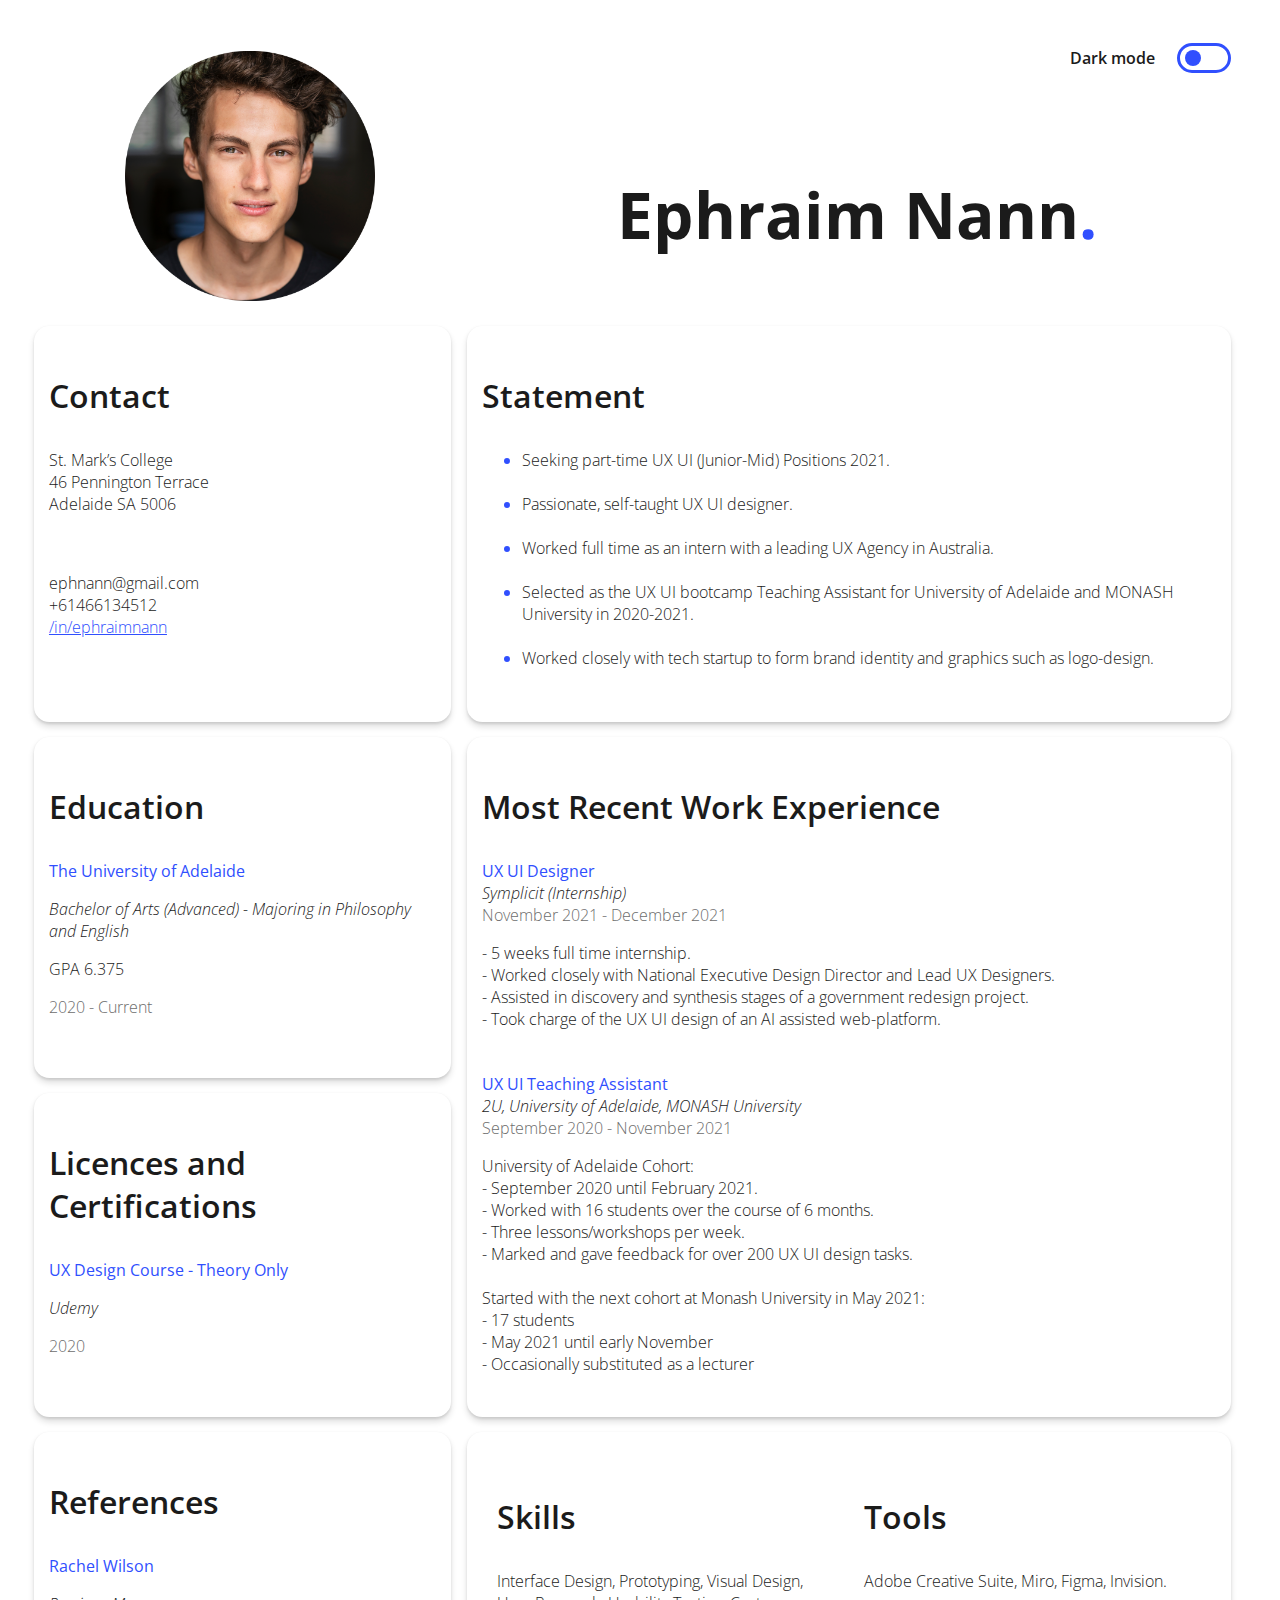
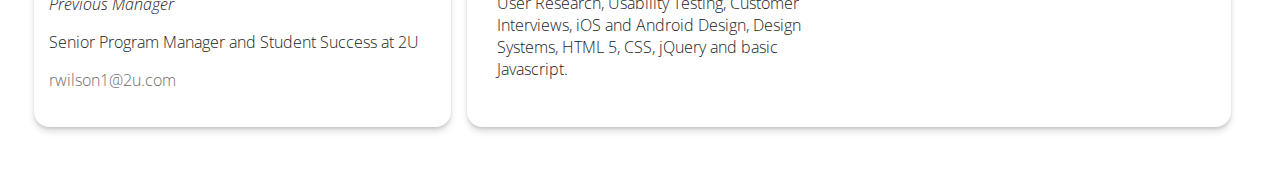
<file: index.html>
<!DOCTYPE html>
<html lang="en">

<head>
    <!-- Hi, this website was coded by Ephraim Nann to showcase his HTML CSS and Js skills. Attribution is required before copying. -->
    <meta charset="UTF-8">
    <meta http-equiv="X-UA-Compatible" content="IE=edge">
    <meta name="viewport" content="width=device-width, initial-scale=1.0">
    <link href="css/style.css" rel="stylesheet" type="text/css">
    <link href="css/colors.css" rel="stylesheet" type="text/css">
    <link href="css/elevation.css" rel="stylesheet" type="text/css">
    <link href="css/typography.css" rel="stylesheet" type="text/css">
    <link rel="preconnect" href="https://fonts.gstatic.com">
    <link href="https://fonts.googleapis.com/css2?family=Open+Sans:ital,wght@0,300;0,600;0,700;1,300&display=swap"
        rel="stylesheet">
    <title>Ephraim Nann CV</title>
</head>

<body>
    <img src="images/DesignCV.png" width="200px" height="auto" id="thumbnail">
    <div id="page">
        <div id="header">
            <div id="dark-mode">
                <h4>Dark mode</h4>
                <div class="theme-switcher">
                    <input type="checkbox" id="switcher">
                    <label for="switcher">Switch</label>
                </div>
            </div>
            <div class="spacer-5"></div>
            <div id="logo-type">
                <h1>Ephraim Nann<span class="clr-accent">.</span></h1>
            </div>
            <div class="spacer-2"></div>
        </div>
        <div id="profile-img">
        </div>
        <div id="contact" class="banner fill-neutral">
            <h3>Contact</h3>
            <p>St. Mark’s College <br>
                46 Pennington Terrace <br>
                Adelaide SA 5006
            </p>
            <div class="spacer-2"></div>
            <p>
                ephnann@gmail.com <br>
                +61466134512 <br>
                <a href="https://www.linkedin.com/in/ephraimnann/" target="_blank"
                    rel="noreferrer noopener">/in/ephraimnann</a>
            </p>
        </div>
        <div id="education" class="banner fill-neutral">
            <h3>Education</h3>
            <p class="clr-accent"><strong>The University of Adelaide</strong></p>
            <p><em>Bachelor of Arts (Advanced) - Majoring in Philosophy and English</em></p>
            <p>GPA 6.375</p>
            <p class="clr-p-light">2020 - Current</p>
        </div>
        <div id="licences" class="banner fill-neutral">
            <h3>Licences and Certifications</h3>
            <p class="clr-accent"><strong>UX Design Course - Theory Only</strong></p>
            <p><em>Udemy</em></p>
            <p class="clr-p-light">2020</p>
        </div>
        <div id="references" class="banner fill-neutral">
            <h3>References</h3>
            <p class="clr-accent"><strong>Rachel Wilson</strong></p>
            <p><em>Previous Manager</em></p>
            <p>Senior Program Manager and Student Success at 2U</p>
            <p class="clr-p-light">rwilson1@2u.com</p>
        </div>
        <div class="spacer-1"></div>
        <div id="statement" class="banner fill-neutral">
            <h3>Statement</h3>
            <ul>
                <li><span class="clr-text">Seeking part-time UX UI (Junior-Mid) Positions 2021.</span></li> <br>
                <li><span class="clr-text">Passionate, self-taught UX UI designer.</span></li> <br>
                <li><span class="clr-text">Worked full time as an intern with a leading UX Agency in Australia.</span>
                </li> <br>
                <li><span class="clr-text">Selected as the UX UI bootcamp Teaching Assistant for University of Adelaide
                        and MONASH University in 2020-2021.</span></li> <br>
                <li><span class="clr-text">Worked closely with tech startup to form brand identity and graphics such as
                        logo-design.</span></li> <br>
            </ul>
        </div>
        <div id="experience" class="banner fill-neutral">
            <h3>Most Recent Work Experience</h3>
            <div id="symplicit">
                <p class="clr-p-light"><strong class="clr-accent">UX UI Designer</strong><br>
                    <em class="clr-text">Symplicit (Internship)</em><br>
                    November 2021 - December 2021
                </p>
                <p> - 5 weeks full time internship. <br>
                    - Worked closely with National Executive Design Director and Lead UX Designers.<br>
                    - Assisted in discovery and synthesis stages of a government redesign project.<br>
                    - Took charge of the UX UI design of an AI assisted web-platform.<br></p>
            </div> <br>
            <div id="teaching-assistant">
                <p class="clr-p-light"><strong class="clr-accent">UX UI Teaching Assistant</strong><br>
                    <em class="clr-text">2U, University of Adelaide, MONASH University</em><br>
                    September 2020 - November 2021
                </p>
                <p>University of Adelaide Cohort:<br>
                    - September 2020 until February 2021. <br>
                    - Worked with 16 students over the course of 6 months.<br>
                    - Three lessons/workshops per week. <br>
                    - Marked and gave feedback for over 200 UX UI design tasks. <br><br>

                    Started with the next cohort at Monash University in May 2021:<br>
                    - 17 students <br>
                    - May 2021 until early November <br>
                    - Occasionally substituted as a lecturer </p>
            </div> <br>
        </div>
        <div id="skills" class="banner fill-neutral">
            <div id="mySkills">
                <h3>Skills</h3>
                <p>Interface Design, Prototyping, Visual Design, User Research, Usability Testing, Customer Interviews,
                    iOS and Android Design, Design Systems, HTML 5, CSS, jQuery and basic Javascript.</p>
            </div>
            <div id="tools">
                <h3>Tools</h3>
                <p>Adobe Creative Suite, Miro, Figma, Invision.</p>
            </div>
        </div>
    </div>
    <script src="toggle-dark.js"></script>
    <!-- Global site tag (gtag.js) - Google Analytics -->
    <script async src="https://www.googletagmanager.com/gtag/js?id=G-TVYVVLHYCJ"></script>
    <script>
        window.dataLayer = window.dataLayer || [];
        function gtag() { dataLayer.push(arguments); }
        gtag('js', new Date());

        gtag('config', 'G-TVYVVLHYCJ');
    </script>
</body>

</html>
</file>
<file: css/style.css>
:root {
    --sp-0: 0.4vw;
    --sp-1: 1.2vw;
    --sp-2: 2vw;
    --sp-3: 3.2vw;
    --sp-4: 4vw;
    --sp-5: 8vw;
    --sp-6: 16vw;
    --tm-1: 120ms;
    --tm-2: 240ms;
    --tm-3: 480ms;
    --tm-4: 1000ms;
}


.spacer-1 {
  height: var(--sp-1);
}
.spacer-2 {
  height: var(--sp-2);
}
.spacer-3 {
  height: var(--sp-3);
}
.spacer-4 {
  height: var(--sp-4);
}
.spacer-5 {
  height: var(--sp-5);
}

#page {
    margin: var(--sp-2) var(--sp-6);
    display: grid;
    grid-template-columns: 5fr 9fr;
    grid-template-areas: 'profile-img header'
                         'contact statement'
                         'education experience'
                         'licences experience'
                         'references skills'
}

a {
  color: var(--accent);
}


.banner {
  padding: var(--sp-1);
  margin: 0 var(--sp-1) var(--sp-1) 0;
  border-radius: var(--sp-1);
  box-shadow: var(--ev-1);
  transition: all var(--tm-1) ease-in-out;
}

.banner:hover {
  box-shadow: var(--ev-2);
  transform: scale(1.01);
}

#profile-img {
    grid-area: profile-img;
    background-image: url("../images/profile.png");
    background-repeat: no-repeat;
    background-size: contain;
    background-position: center;
    margin: var(--sp-2);
  }
#header {
  grid-area: header;
}
#dark-mode {
  display: flex;
  justify-content: center;
  float: right;  
  }
#logo-type {
  text-align: center;
}
#contact {
  grid-area: contact;
}
#education {
  grid-area: education;
}
#licences {
  grid-area: licences;
}
#references {
  grid-area: references;
}
#statement {
  grid-area: statement;
}
#experience {
  grid-area: experience;
}
#skills {
  grid-area: skills;
  display: grid;
  grid-template-columns: repeat(2, 1fr);
  padding: var(--sp-1);
  border-radius: var(--sp-1);
}
#mySkills {
    padding: var(--sp-1);
}
#tools {
    padding: var(--sp-1);
}

.theme-switcher {
  display: flex;
  justify-content: center;
  align-items: center;
  margin: 0 var(--sp-1);
}
input {
  width: 0;
  height: 0;
  visibility: hidden;
}
label {
  cursor: pointer;
  display: block;
  text-indent: -99999px;
  height: 1.5rem;
  width: 3rem;
  border: 0.20rem solid var(--accent);
  background-color: var(--background);
  border-radius: 2rem;
  position: relative;
}
label::after {
  position: absolute;
  content: '';
  width: 1rem;
  height: 1rem;
  border-radius: 2rem;
  background-color: var(--accent);
  top: 50%;
  left: 10%;
  transform: translateY(-50%);
  transition: all var(--tm-1) ease;
}
input:checked + label::after {
  left: calc(100% - 1.3rem);
}



@media only screen and (max-width: 864px) {
  #page {
    margin: var(--sp-2) var(--sp-4);
    grid-template-columns: 1fr;
    grid-template-areas: 'header'
                        'profile-img'
                         'contact'
                         'statement'
                         'experience'
                         'skills'
                         'education'
                         'licences'
                         'references';
  }
  #profile-img {
    height: 24vh;
    min-height: 200px;
    margin: var(--sp-2) var(--sp-2) var(--sp-6) var(--sp-2);
  }
  #skills {
    display: block;
  }
.banner {
  padding: var(--sp-5);
  margin: var(--sp-2);
}
#skills {
  padding: var(--sp-5);
  margin: var(--sp-2);
}
}

@media screen and (min-width: 865px) and (max-width: 1366px) {
  #page {
    margin: var(--sp-2) var(--sp-2);
  }
}

#thumbnail {
  position: absolute;
  top: -999999px;
}
</file>
<file: css/colors.css>
/* COLOURS */

:root {
    --primary: #424242;
    --p-light: #6d6d6d;
    --p-dark: #1b1b1b;
    --accent: #304ffe;
    --a-light: #7a7cff;
    --a-dark: #0026ca;
    --text: #1b1b1b;
    --background: #ffffff;
    --neutral: #ffffff;
    /* Dark Mode */
    --dark-primary: #424242;
    --dark-text: #ffffff;
    --dark-background: #1b1b1b;
    --dark-neutral: #202020;
}


/* INITIALISE */
[data-theme="light"] {
    --text: var(--text);
    --background: var(--background);
    --neutral: var(--neutral);
}

[data-theme="dark"] {
    --text: var(--dark-text);
    --background: var(--dark-background);
    --neutral: var(--dark-neutral);
}


body {
    color: var(--text);
    background-color: var(--background);
}


/* APPLICATIONS */

.clr-primary {
    color: var(--primary);
}

.clr-p-light {
    color: var(--p-light);
}

.clr-p-dark {
    color: var(--p-dark);
}

.clr-accent {
    color: var(--accent);
}

.clr-text {
    color: var(--text);
}

.clr-background {
    color: var(--background);
}

.fill-primary {
    background-color: var(--primary);
}

.fill-p-light {
    background-color: var(--p-light);
}

.fill-p-dark {
    background-color: var(--p-dark);
}

.fill-accent {
    background-color: var(--accent);
}

.fill-text {
    background-color: var(--text);
}

.fill-background {
    background-color: var(--background);
}

.fill-neutral {
    background-color: var(--neutral);
}
</file>
<file: css/elevation.css>
/* ELEVATION */


/* CAST SHADOWS */

:root {
    --ev-1: 0px calc(var(--sp-1) * 0.32) calc(var(--sp-1) * 0.4) 0px rgba(0, 0, 0, 0.12), 0px calc(var(--sp-1) * 0.12) calc(var(--sp-1) * 0.16) 0px rgba(0, 0, 0, 0.08), 0px calc(var(--sp-1) * 0.12) calc(var(--sp-1) * 0.32) -2px rgba(0, 0, 0, 0.06);
    --ev-2: 0px calc(var(--sp-2) * 0.32) calc(var(--sp-2) * 0.4) 0px rgba(0, 0, 0, 0.12), 0px calc(var(--sp-2) * 0.12) calc(var(--sp-2) * 0.16) 0px rgba(0, 0, 0, 0.08), 0px calc(var(--sp-2) * 0.12) calc(var(--sp-2) * 0.32) -2px rgba(0, 0, 0, 0.06);
    --ev-3: 0px calc(var(--sp-3) * 0.32) calc(var(--sp-3) * 0.4) 0px rgba(0, 0, 0, 0.12), 0px calc(var(--sp-3) * 0.12) calc(var(--sp-3) * 0.16) 0px rgba(0, 0, 0, 0.08), 0px calc(var(--sp-3) * 0.12) calc(var(--sp-3) * 0.32) 0px rgba(0, 0, 0, 0.06);
    --ev-4: 0px calc(var(--sp-4) * 0.32) calc(var(--sp-4) * 0.4) 0px rgba(0, 0, 0, 0.12), 0px calc(var(--sp-4) * 0.12) calc(var(--sp-4) * 0.16) 0px rgba(0, 0, 0, 0.08), 0px calc(var(--sp-4) * 0.12) calc(var(--sp-4) * 0.32) 0px rgba(0, 0, 0, 0.06);
    --ev-5: 0px calc(var(--sp-5) * 0.32) calc(var(--sp-5) * 0.4) 0px rgba(0, 0, 0, 0.12), 0px calc(var(--sp-6) * 0.12) calc(var(--sp-5) * 0.16) 0px rgba(0, 0, 0, 0.08), 0px calc(var(--sp-5) * 0.12) calc(var(--sp-6) * 0.32) 2px rgba(0, 0, 0, 0.06);
    --ev-6: 0px calc(var(--sp-6) * 0.32) calc(var(--sp-6) * 0.4) 0px rgba(0, 0, 0, 0.12), 0px calc(var(--sp-6) * 0.12) calc(var(--sp-6) * 0.16) 0px rgba(0, 0, 0, 0.08), 0px calc(var(--sp-6) * 0.12) calc(var(--sp-6) * 0.32) 2px rgba(0, 0, 0, 0.06);
    --ev-7: 0px calc(var(--sp-7) * 0.32) calc(var(--sp-7) * 0.4) 0px rgba(0, 0, 0, 0.12), 0px calc(var(--sp-7) * 0.12) calc(var(--sp-7) * 0.16) 0px rgba(0, 0, 0, 0.08), 0px calc(var(--sp-7) * 0.12) calc(var(--sp-7) * 0.32) 4px rgba(0, 0, 0, 0.06);
    --ev-8: 0px calc(var(--sp-8) * 0.32) calc(var(--sp-8) * 0.4) 0px rgba(0, 0, 0, 0.12), 0px calc(var(--sp-8) * 0.12) calc(var(--sp-8) * 0.16) 0px rgba(0, 0, 0, 0.08), 0px calc(var(--sp-8) * 0.12) calc(var(--sp-8) * 0.32) 4px rgba(0, 0, 0, 0.06);
    --ev-9: 0px calc(var(--sp-9) * 0.32) calc(var(--sp-9) * 0.4) 0px rgba(0, 0, 0, 0.12), 0px calc(var(--sp-9) * 0.12) calc(var(--sp-9) * 0.16) 0px rgba(0, 0, 0, 0.08), 0px calc(var(--sp-9) * 0.12) calc(var(--sp-9) * 0.32) 6px rgba(0, 0, 0, 0.06);
    --ev-10: 0px calc(var(--sp-10) * 0.32) calc(var(--sp-10) * 0.4) 0px rgba(0, 0, 0, 0.12), 0px calc(var(--sp-10) * 0.12) calc(var(--sp-10) * 0.16) 0px rgba(0, 0, 0, 0.08), 0px calc(var(--sp-10) * 0.12) calc(var(--sp-10) * 0.32) 6px rgba(0, 0, 0, 0.06);
    --ev-11: 0px calc(var(--sp-11) * 0.32) calc(var(--sp-11) * 0.4) 0px rgba(0, 0, 0, 0.12), 0px calc(var(--sp-11) * 0.12) calc(var(--sp-11) * 0.16) 0px rgba(0, 0, 0, 0.08), 0px calc(var(--sp-11) * 0.12) calc(var(--sp-11) * 0.32) 8px rgba(0, 0, 0, 0.06);
    --ev-12: 0px calc(var(--sp-12) * 0.32) calc(var(--sp-12) * 0.4) 0px rgba(0, 0, 0, 0.12), 0px calc(var(--sp-12) * 0.12) calc(var(--sp-12) * 0.16) 0px rgba(0, 0, 0, 0.08), 0px calc(var(--sp-12) * 0.12) calc(var(--sp-12) * 0.32) 8px rgba(0, 0, 0, 0.06);
}

.ev {
    box-shadow: var(--ev)
}

.ev-1 {
    box-shadow: var(--ev-1);
}

.ev-2 {
    box-shadow: var(--ev-2);
}

.ev-3 {
    box-shadow: var(--ev-3);
}

.ev-4 {
    box-shadow: var(--ev-4);
}

.ev-5 {
    box-shadow: var(--ev-5);
}

.ev-6 {
    box-shadow: var(--ev-6);
}

.ev-7 {
    box-shadow: var(--ev-7);
}

.ev-8 {
    box-shadow: var(--ev-8);
}

.ev-9 {
    box-shadow: var(--ev-9);
}

.ev-10 {
    box-shadow: var(--ev-10);
}

.ev-11 {
    box-shadow: var(--ev-11);
}

.ev-12 {
    box-shadow: var(--ev-12);
}

.ev-0 {
    box-shadow: none;
}

.ev-ln-1 {
    border: var(--border);
}

:root {
    --ov-1: rgba(255, 255, 255, 0.01);
    --ov-2: rgba(255, 255, 255, 0.015);
    --ov-3: rgba(255, 255, 255, 0.02);
    --ov-4: rgba(255, 255, 255, 0.025);
    --ov-5: rgba(255, 255, 255, 0.03);
    --ov-6: rgba(255, 255, 255, 0.035);
    --ov-7: rgba(255, 255, 255, 0.04);
    --ov-8: rgba(255, 255, 255, 0.045);
    --ov-9: rgba(255, 255, 255, 0.05);
    --ov-10: rgba(255, 255, 255, 0.06);
    --ov-11: rgba(255, 255, 255, 0.07);
    --ov-12: rgba(255, 255, 255, 0.08);
}

[data-theme="dark"] .ev-1 {
    box-shadow: var(--ev-1);
    background-color: var(--ov-1);
}

[data-theme="dark"] .ev-2 {
    box-shadow: var(--ev-2);
    background-color: var(--ov-2);
}

[data-theme="dark"] .ev-3 {
    box-shadow: var(--ev-3);
    background-color: var(--ov-3);
}

[data-theme="dark"] .ev-4 {
    box-shadow: var(--ev-4);
    background-color: var(--ov-4);
}

[data-theme="dark"] .ev-5 {
    box-shadow: var(--ev-5);
    background-color: var(--ov-5);
}

[data-theme="dark"] .ev-6 {
    box-shadow: var(--ev-6);
    background-color: var(--ov-6);
}

[data-theme="dark"] .ev-7 {
    box-shadow: var(--ev-7);
    background-color: var(--ov-7);
}

[data-theme="dark"] .ev-8 {
    box-shadow: var(--ev-8);
    background-color: var(--ov-8);
}

[data-theme="dark"] .ev-9 {
    box-shadow: var(--ev-9);
    background-color: var(--ov-9);
}

[data-theme="dark"] .ev-10 {
    box-shadow: var(--ev-10);
    background-color: var(--ov-10);
}

[data-theme="dark"] .ev-11 {
    box-shadow: var(--ev-11);
    background-color: var(--ov-11);
}

[data-theme="dark"] .ev-12 {
    box-shadow: var(--ev-12);
    background-color: var(--ov-12);
}

[data-theme="dark"] .ev-ln-1 {
    border: var(--border);
    background-color: var(--ov-1);
}
</file>
<file: css/typography.css>
body {
    font-family: 'Open Sans', sans-serif;
    font-size: 8px;
  }

h1 {
    font-size: 4rem;
    font-weight: 700;
}

h2 {
    font-size: 3rem;
    font-weight: 600;
}
h3 {
    font-size: 2rem;
    font-weight: 600;
}
h4 {
    font-size: 1rem;
    font-weight: 600;
}

p {
    font-size: 1rem;
    font-weight: 300;
}

ul {
    font-size: 1rem;
    font-weight: 300;
}

li {
    color: var(--accent);
}
</file>
